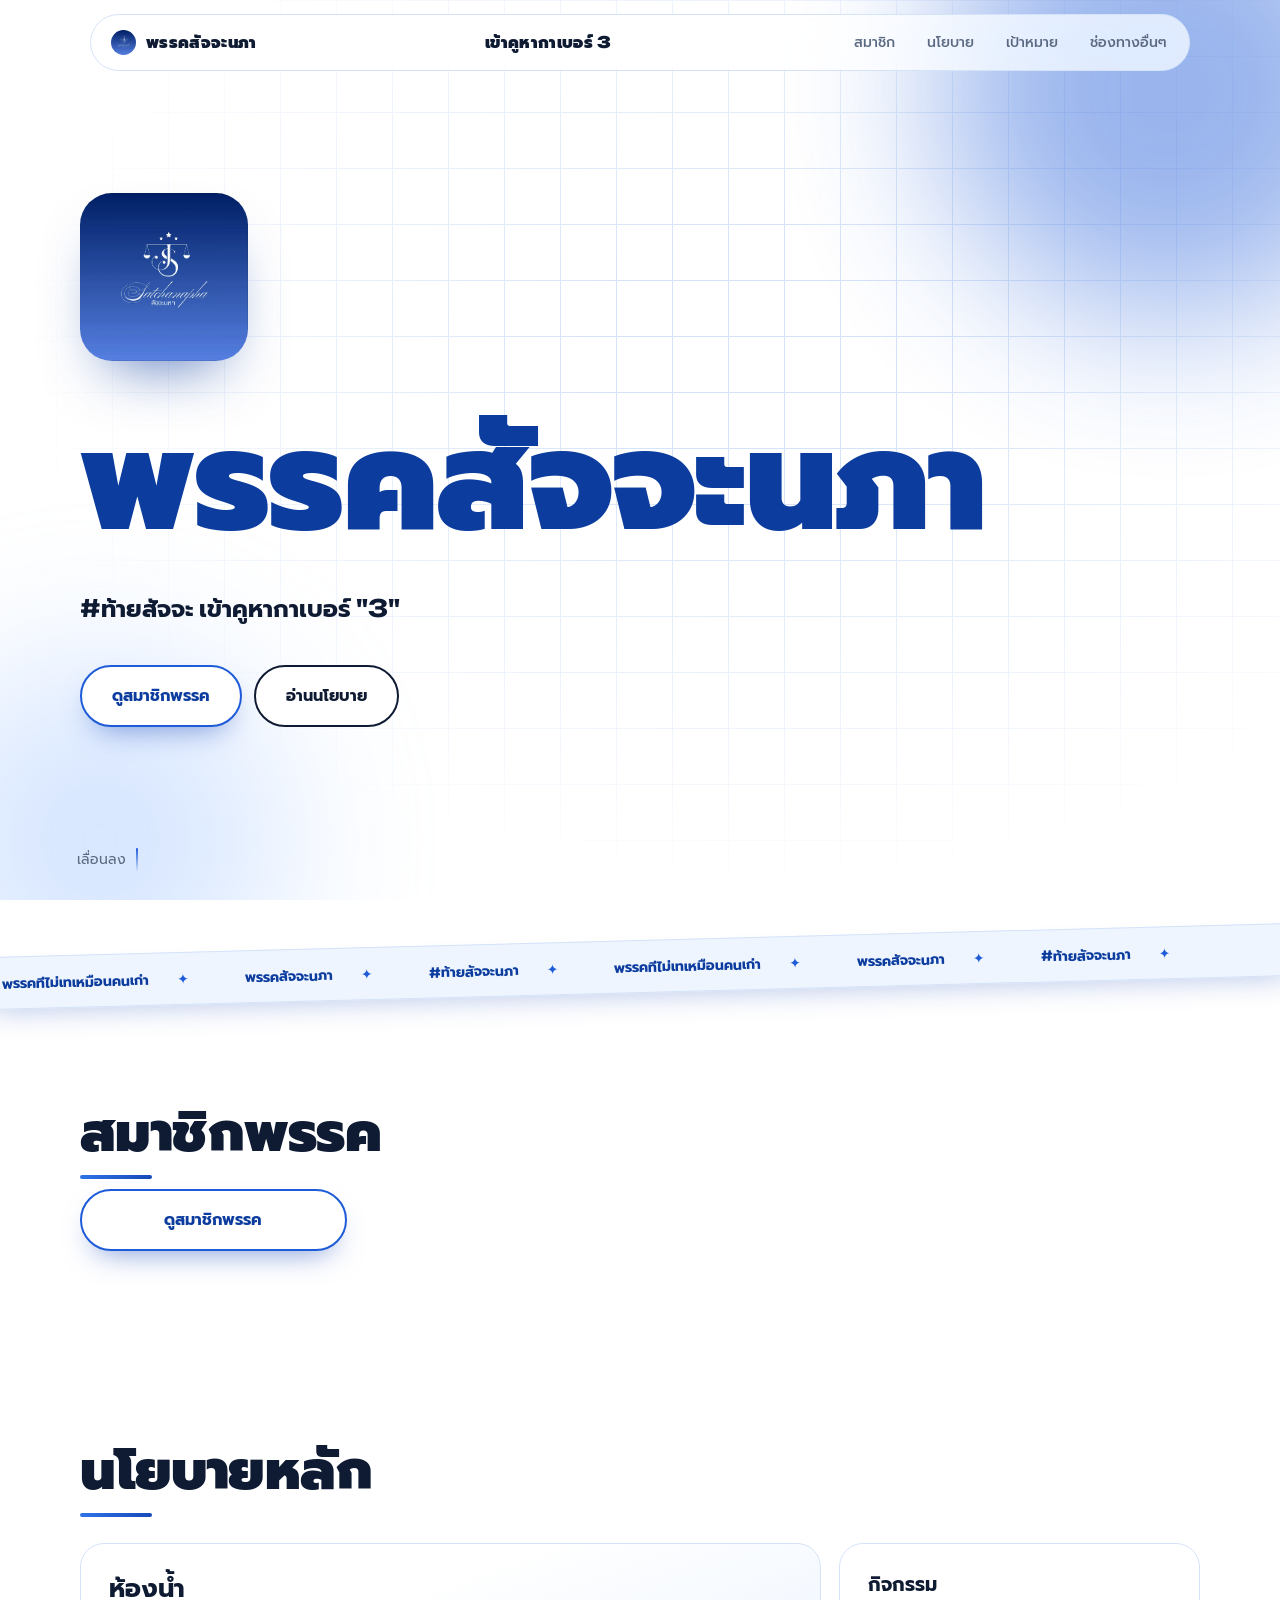
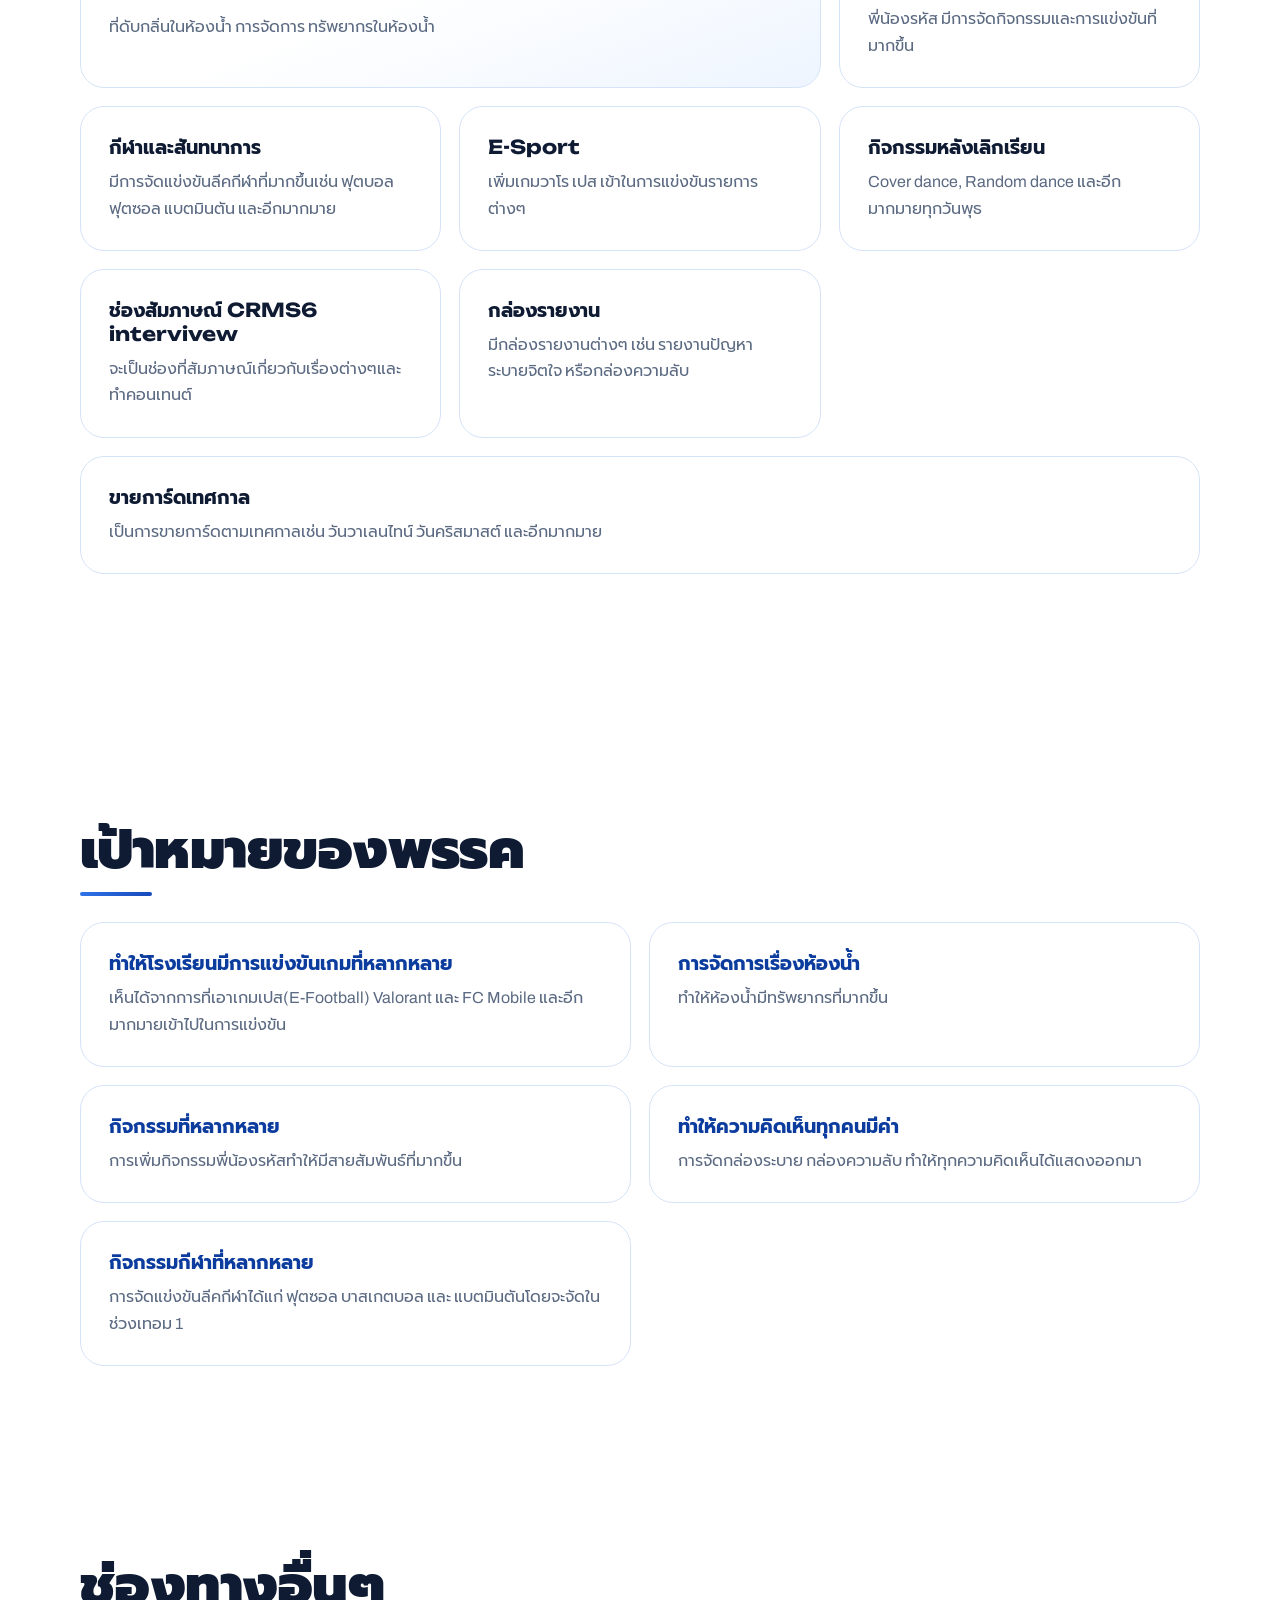
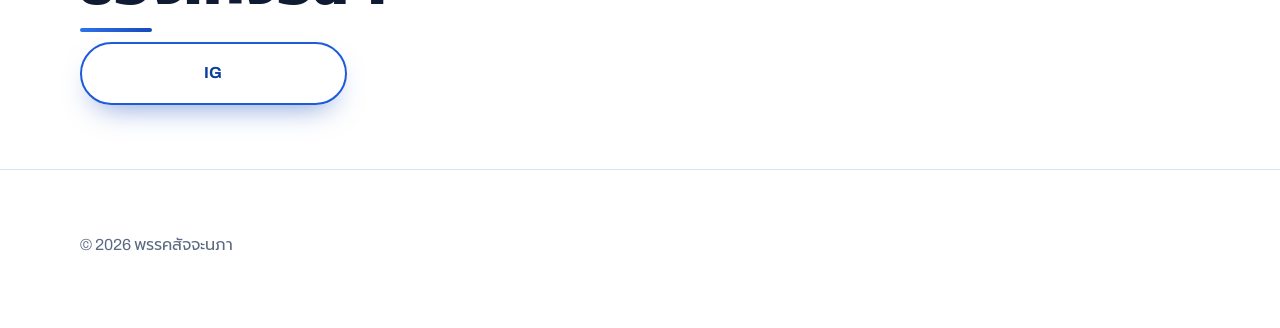
<file: index.html>
<!DOCTYPE html>
<html lang="th">

<head>
  <meta charset="UTF-8">
  <meta name="viewport" content="width=device-width, initial-scale=1.0">
  <meta name="theme-color" content="#1E5BD8">
  <meta name="description" content="พรรคสัจจะนภา ชื่อพรรค เป้าหมาย นโยบาย สมาชิก และตำแหน่งสมาชิก">
  <title>พรรคสัจจะนภา</title>
  <link rel="icon" href="Satchanapha.png" type="image/png">
  <link rel="preconnect" href="https://fonts.googleapis.com">
  <link rel="preconnect" href="https://fonts.gstatic.com" crossorigin>
  <link
    href="https://fonts.googleapis.com/css2?family=Archivo:wght@400;500;600;700&family=Prompt:wght@400;500;600;700;800&family=Unbounded:wght@500;700;900&display=swap"
    rel="stylesheet">
  <link rel="stylesheet" href="style.css">
  <style>
    .brand-logo{width:25px;height:25px;flex-shrink:0;border-radius:30px;object-fit:cover;vertical-align:middle}
    .hero-logo{display:block;width:clamp(120px,20vw,168px);height:auto;border-radius:32px;margin:0 0 28px;box-shadow:0 30px 60px -28px rgba(11,60,158,.7)}
  </style>
  <script>document.documentElement.classList.add('js');</script>
</head>

<body>
  <div class="progress" aria-hidden="true"></div>

  <header class="topbar" id="topbar">
    <div class="wrap">
      <a class="brand" href="#top"><img class="brand-logo" src="Satchanapha.png" alt="" width="20" height="20">พรรคสัจจะนภา</a>
      <a class="brand">เข้าคูหากาเบอร์ 3</a>
      <button class="menu-btn" id="menuBtn" type="button" aria-label="เปิดเมนู" aria-expanded="false"
        aria-controls="navLinks">
        <span></span><span></span><span></span>
      </button>
      <nav>
        <ul class="nav-links" id="navLinks">
          <li><a href="#members">สมาชิก</a></li>
          <li><a href="#policies">นโยบาย</a></li>
          <li><a href="#goals">เป้าหมาย</a></li>
          <li><a href="#contact">ช่องทางอื่นๆ</a></li>
        </ul>
      </nav>
    </div>
  </header>

  <header class="hero" id="top">
    <div class="blob b1" aria-hidden="true"></div>
    <div class="blob b2" aria-hidden="true"></div>
    <p class="scroll-hint">เลื่อนลง</p>
    <div class="wrap">
      <img class="hero-logo" src="Satchanapha.png" alt="โลโก้พรรคสัจจะนภา" width="168" height="168">
      <h1>พรรคสัจจะนภา</h1>
      <p class="hero-slogan">#ท้ายสัจจะ เข้าคูหากาเบอร์ "3"</p>
      <div class="cta">
        <a class="btn" href="#members">ดูสมาชิกพรรค</a>
        <a class="btn btn-line" href="#policies">อ่านนโยบาย</a>
      </div>
    </div>
  </header>

  <div class="ticker" aria-hidden="true">
    <div class="ticker-run">
      <div class="ticker-group"><span>พรรคทีไม่เทเหมือนคนเก่า</span><span>พรรคสัจจะนภา</span><span>#ท้ายสัจจะนภา</span>
      </div>
      <div class="ticker-group"><span>พรรคทีไม่เทเหมือนคนเก่า</span><span>พรรคสัจจะนภา</span><span>#ท้ายสัจจะนภา</span>
      </div>
    </div>
  </div>

  <main>

    <section id="members">
      <div class="wrap">
        <h2>สมาชิกพรรค</h2>
        <div class="member-grid">
          <a class="btn" href="member.html">ดูสมาชิกพรรค</a>
        </div>
      </div>
    </section>

    <section id="policies">
      <div class="wrap">
        <h2>นโยบายหลัก</h2>
        <div class="policy-grid">
          <article class="policy">
            <h3>ห้องน้ำ</h3>
            <p>ที่ดับกลิ่นในห้องน้ำ การจัดการ ทรัพยากรในห้องน้ำ</p>
          </article>
          <article class="policy">
            <h3>กิจกรรม</h3>
            <p>พี่น้องรหัส มีการจัดกิจกรรมและการแข่งขันที่มากขึ้น</p>
          </article>
          <article class="policy">
            <h3>กีฬาและสันทนาการ</h3>
            <p>มีการจัดแข่งขันลีคกีฬาที่มากขึ้นเช่น  ฟุตบอล ฟุตซอล แบตมินตัน และอีกมากมาย</p>
          </article>
          <article class="policy">
            <h3>E-Sport</h3>
            <p>เพิ่มเกมวาโร เปส เข้าในการแข่งขันรายการต่างๆ</p>
          </article>
          <article class="policy">
            <h3>กิจกรรมหลังเลิกเรียน</h3>
            <p>Cover dance, Random dance และอีกมากมายทุกวันพุธ</p>
          </article>
          <article class="policy">
            <h3>ช่องสัมภาษณ์ CRMS6 intervivew</h3>
            <p>จะเป็นช่องที่สัมภาษณ์เกี่ยวกับเรื่องต่างๆและทำคอนเทนต์</p>
          </article>
          <article class="policy">
            <h3>กล่องรายงาน</h3>
            <p>มีกล่องรายงานต่างๆ เช่น รายงานปัญหา ระบายจิตใจ หรือกล่องความลับ</p>
          </article>
          <article class="policy">
            <h3>ขายการ์ดเทศกาล</h3>
            <p>เป็นการขายการ์ดตามเทศกาลเช่น วันวาเลนไทน์ วันคริสมาสต์ และอีกมากมาย</p>
          </article>
        </div>
      </div>
    </section>

    <section id="goals">
      <div class="wrap">
        <h2>เป้าหมายของพรรค</h2>
        <ul class="goals">
          <li>
            <h3>ทำให้โรงเรียนมีการแข่งขันเกมที่หลากหลาย</h3>
            <p>เห็นได้จากการที่เอาเกมเปส(E-Football) Valorant และ FC Mobile และอีกมากมายเข้าไปในการแข่งขัน</p>
          </li>
          <li>
            <h3>การจัดการเรื่องห้องน้ำ</h3>
            <p>ทำให้ห้องน้ำมีทรัพยากรที่มากขึ้น</p>
          </li>
          <li>
            <h3>กิจกรรมที่หลากหลาย</h3>
            <p>การเพิ่มกิจกรรมพี่น้องรหัสทำให้มีสายสัมพันธ์ที่มากขึ้น</p>
          </li>
          <li>
            <h3>ทำให้ความคิดเห็นทุกคนมีค่า</h3>
            <p>การจัดกล่องระบาย กล่องความลับ ทำให้ทุกความคิดเห็นได้แสดงออกมา</p>
          </li>
          <li>
            <h3>กิจกรรมกีฬาที่หลากหลาย</h3>
            <p>การจัดแข่งขันลีคกีฬาได้แก่ ฟุตซอล บาสเกตบอล และ แบตมินตันโดยจะจัดในช่วงเทอม 1</p>
          </li>
        </ul>
      </div>
    </section>

    <section id="contact">
      <div class="wrap">
        <h2>ช่องทางอื่นๆ</h2>
        <div class="member-grid">
          <a class="btn" href="https://www.instagram.com/satcha_napha/?hl=en">IG</a>
        </div>
      </div>
    </section>

  </main>

  <footer>
    <div class="wrap">
      <p>© <span id="year"></span> พรรคสัจจะนภา</p>
    </div>
  </footer>

  <script src="app.js?v=3"></script>
</body>

</html>
</file>
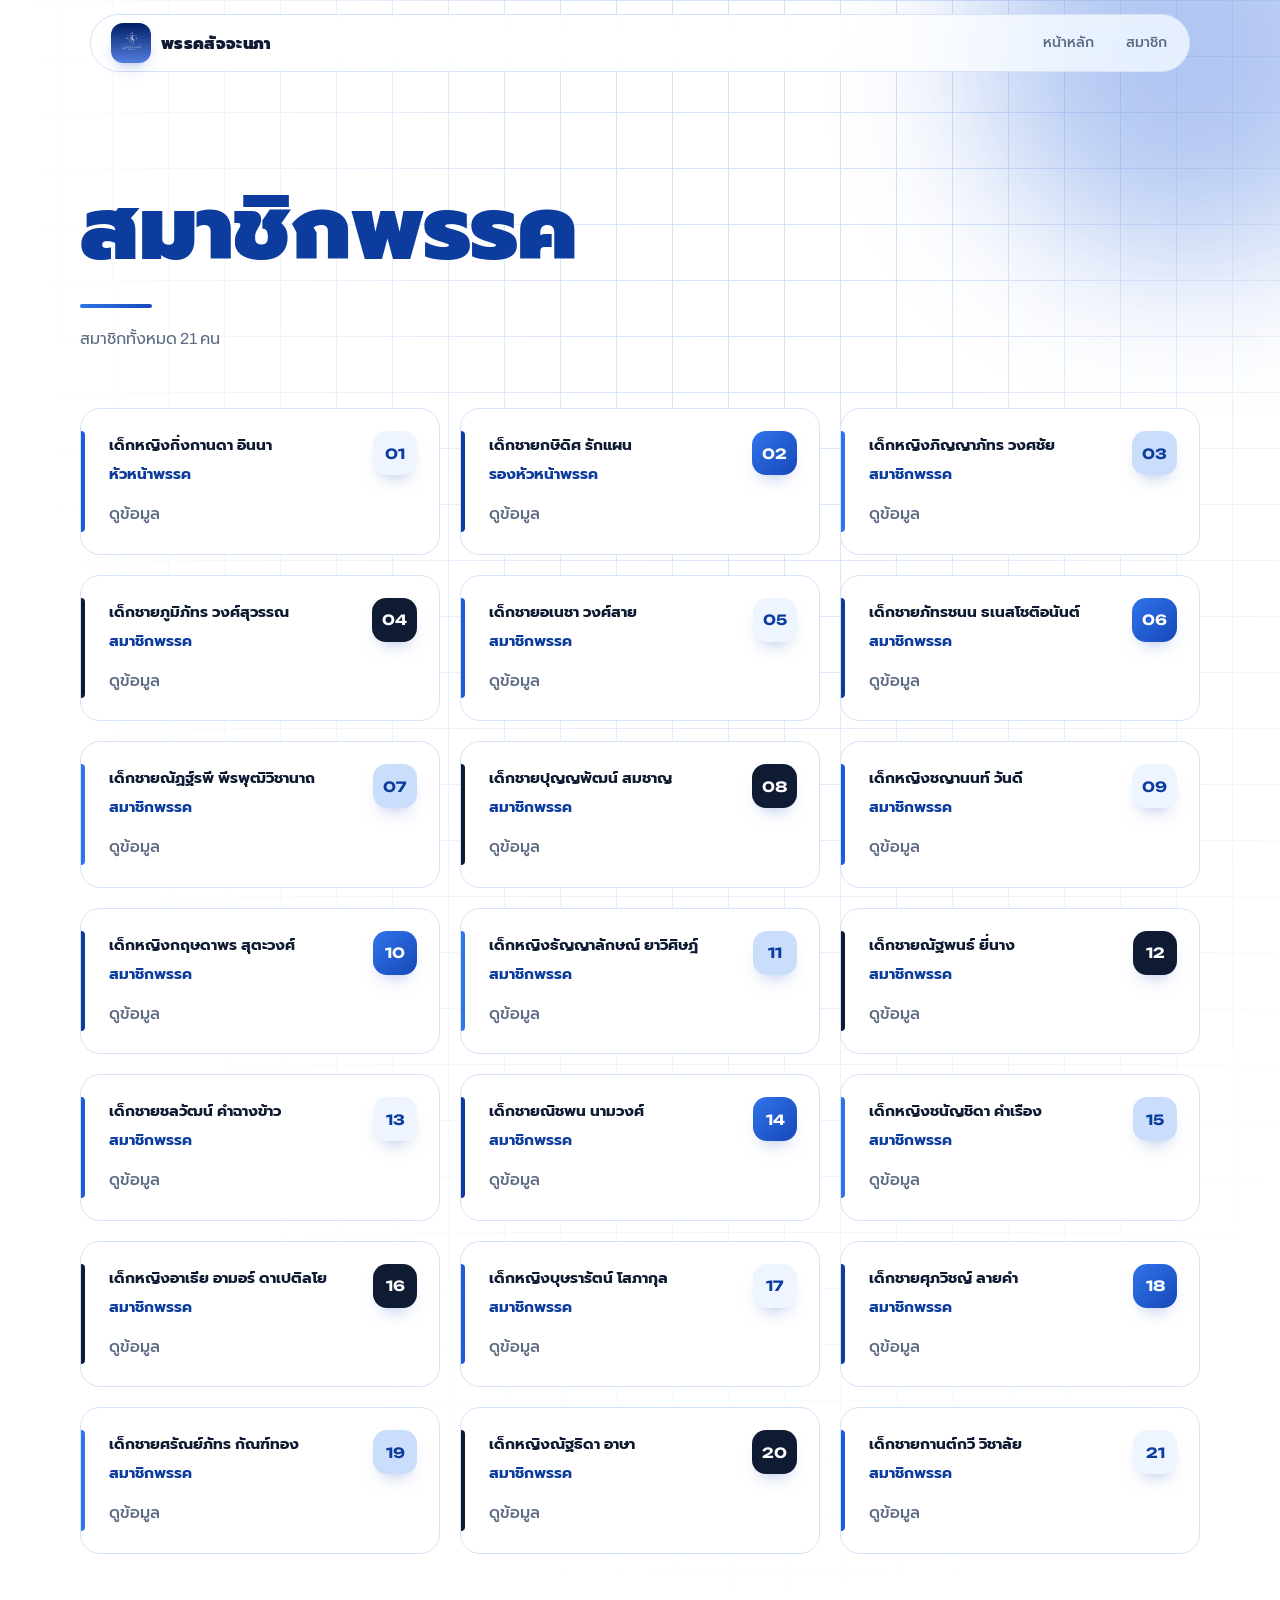
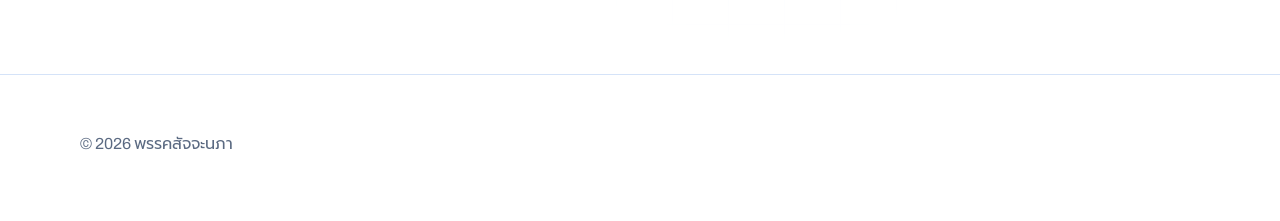
<file: member.html>
<!DOCTYPE html>
<html lang="th">
<head>
<meta charset="UTF-8">
<meta name="viewport" content="width=device-width, initial-scale=1.0">
  <meta name="theme-color" content="#1E5BD8">
<meta name="description" content="สมาชิกพรรคสัจจะนภา">
<title>สมาชิกพรรค | พรรคสัจจะนภา</title>
<link rel="icon" href="Satchanapha.png" type="image/png">
<link rel="preconnect" href="https://fonts.googleapis.com">
<link rel="preconnect" href="https://fonts.gstatic.com" crossorigin>
<link href="https://fonts.googleapis.com/css2?family=Archivo:wght@400;500;600;700&family=Prompt:wght@400;500;600;700;800&family=Unbounded:wght@500;700;900&display=swap" rel="stylesheet">
<script>document.documentElement.classList.add('js');</script>
<style>
  :root{
    color-scheme:light;
    --blue:#1E5BD8;--blue-deep:#0B3C9E;
    --grad:linear-gradient(135deg,#2F74EA 0%,#1748B8 100%);
    --ink:#0F1B33;--muted:#5B6A82;--line:#D5E3F8;--tint:#EEF5FF;
    --radius:24px;--ease:cubic-bezier(.2,.7,.2,1);
    --display:"Unbounded","Prompt",system-ui,sans-serif;
    --body:"Archivo","Prompt",system-ui,sans-serif;
  }
  *,*::before,*::after{box-sizing:border-box;margin:0;padding:0}
  html{scroll-behavior:smooth;scroll-padding-top:96px}
  body{font-family:var(--body);background:#fff;color:var(--ink);line-height:1.65;overflow-x:hidden;-webkit-font-smoothing:antialiased}
  ul,ol{list-style:none}
  a{color:inherit;text-decoration:none}
  button{font:inherit;color:inherit;cursor:pointer;border:0;background:none}
  :focus-visible{outline:3px solid var(--blue);outline-offset:3px;border-radius:6px}
  ::selection{background:var(--blue);color:#fff}
  [hidden]{display:none !important}
  h1,h2,h3{font-family:var(--display);line-height:1.25}
  p{margin:0}
  .wrap{width:min(1120px,90%);margin-inline:auto}

  /* ---------- scroll progress ---------- */
  .progress{position:fixed;top:0;left:0;right:0;height:4px;background:var(--grad);transform:scaleX(0);transform-origin:0 50%;z-index:100}

  /* ---------- floating pill navbar ---------- */
  .topbar{position:fixed;top:14px;left:50%;transform:translateX(-50%);width:min(94%,1100px);padding:8px 8px 8px 20px;border-radius:999px;background:rgba(255,255,255,.72);-webkit-backdrop-filter:blur(16px) saturate(170%);backdrop-filter:blur(16px) saturate(170%);border:1px solid var(--line);z-index:50;transition:background .3s,box-shadow .3s}
  .topbar.scrolled{background:rgba(255,255,255,.94);box-shadow:0 12px 40px -18px rgba(15,27,51,.25)}
  .topbar .wrap{width:100%;display:flex;align-items:center;justify-content:space-between;gap:12px}
  .brand{display:flex;align-items:center;gap:10px;font-family:var(--display);font-weight:900;letter-spacing:.02em}
  .brand-logo{width:40px;height:40px;flex-shrink:0;border-radius:12px;object-fit:cover;box-shadow:0 8px 18px -10px rgba(23,72,184,.7)}
  .nav-links{display:flex;gap:4px}
  .nav-links a{display:block;padding:8px 14px;border-radius:999px;font-size:14px;font-weight:500;color:var(--muted);transition:background .25s,color .25s}
  .nav-links a:hover{background:var(--tint);color:var(--blue-deep)}

  /* three-line button: turns into an X when open */
  .menu-btn{display:none;position:relative;width:44px;height:44px;margin-left:auto;border-radius:50%;background:var(--tint);transition:transform .2s var(--ease)}
  .menu-btn:active{transform:scale(.9)}
  .menu-btn span{position:absolute;left:13px;right:13px;height:2px;border-radius:2px;background:var(--ink);transition:transform .3s var(--ease),opacity .2s,top .3s var(--ease)}
  .menu-btn span:nth-child(1){top:15px}
  .menu-btn span:nth-child(2){top:21px}
  .menu-btn span:nth-child(3){top:27px}
  .menu-btn.is-open span:nth-child(1){top:21px;transform:rotate(45deg)}
  .menu-btn.is-open span:nth-child(2){opacity:0}
  .menu-btn.is-open span:nth-child(3){top:21px;transform:rotate(-45deg)}

  /* ---------- page background ---------- */
  .page{position:relative;isolation:isolate;overflow:hidden;padding:170px 0 120px;background:#fff}
  .page::before{content:"";position:absolute;inset:0;z-index:-1;background-image:linear-gradient(var(--line) 1px,transparent 1px),linear-gradient(90deg,var(--line) 1px,transparent 1px);background-size:56px 56px;-webkit-mask-image:radial-gradient(ellipse at 60% 0%,#000 15%,transparent 70%);mask-image:radial-gradient(ellipse at 60% 0%,#000 15%,transparent 70%)}
  .blob{position:absolute;border-radius:50%;filter:blur(80px);opacity:.35;z-index:-1;pointer-events:none;animation:float 14s ease-in-out infinite}
  .b1{width:420px;height:420px;background:var(--blue);top:-160px;right:-120px}
  @keyframes float{0%,100%{transform:translate(0,0) scale(1)}50%{transform:translate(30px,-40px) scale(1.08)}}

  /* ---------- list header ---------- */
  .page-title{font-size:clamp(2.6rem,8vw,5.6rem);font-weight:900;letter-spacing:-.01em;color:var(--blue-deep)}
  .title-line{display:block;width:72px;height:4px;margin-top:22px;border-radius:4px;background:var(--grad);transform-origin:left}
  .page-sub{margin-top:18px;color:var(--muted)}

  /* ---------- buttons ---------- */
  .btn{display:inline-flex;align-items:center;justify-content:center;gap:8px;padding:16px 30px;border:2px solid var(--blue);border-radius:999px;background:#fff;color:var(--blue-deep);font-weight:700;font-size:16px;box-shadow:0 14px 30px -14px rgba(23,72,184,.6);transition:transform .25s var(--ease),background .25s,box-shadow .25s}
  .btn:hover{transform:translateY(-3px);background:var(--tint);box-shadow:0 20px 40px -14px rgba(23,72,184,.7)}
  .btn:active{transform:scale(.98)}
  .btn-line{border-color:var(--ink);color:var(--ink);box-shadow:none}
  .btn-line:hover{background:var(--tint);box-shadow:none}

  /* ---------- cards ---------- */
  .card{position:relative;overflow:hidden;border:1px solid var(--line);border-radius:20px;background:#fff;transition:transform .4s var(--ease),box-shadow .4s,border-color .4s}
  .card:hover{transform:translateY(-6px);border-color:rgba(30,91,216,.4);box-shadow:0 26px 50px -28px rgba(23,72,184,.55)}
  .card>*{position:relative;z-index:1}
  .card::after{content:"";position:absolute;inset:0;z-index:0;border-radius:inherit;pointer-events:none;opacity:0;transition:opacity .4s;background:radial-gradient(280px circle at var(--mx,50%) var(--my,50%),rgba(30,91,216,.1),transparent 70%)}
  .card:hover::after{opacity:1}

  /* member list cards */
  .member-grid{display:grid;grid-template-columns:repeat(3,1fr);gap:20px;margin-top:56px}
  .member-card{padding:26px 28px}
  .member-card::before{content:"";position:absolute;left:0;top:22px;bottom:22px;width:4px;border-radius:0 4px 4px 0;background:var(--accent)}
  .member-card h3{font-size:.95rem;font-weight:700;margin-bottom:8px;padding-right:60px}
  .member-card .role{color:var(--blue-deep);font-weight:700;font-size:.95rem}
  .member-link{display:inline-block;margin-top:14px;color:var(--muted);font-weight:500;transition:color .25s}
  .member-link:hover{color:var(--blue-deep);text-decoration:underline;text-underline-offset:4px}

  /* number badge, colored by tone */
  .member-num{position:absolute;top:22px;right:22px;display:grid;place-items:center;min-width:44px;height:44px;padding:0 10px;border-radius:14px;background:var(--badge-bg);color:var(--badge-ink);font-family:var(--display);font-size:14px;font-weight:700;box-shadow:0 10px 20px -12px rgba(23,72,184,.6)}

  /* four tones, repeated down the list: 1, 2, 3, 4, 1, 2, ... */
  .tone-0{--accent:#1E5BD8;--badge-bg:var(--tint);--badge-ink:var(--blue-deep)}
  .tone-1{--accent:#0B3C9E;--badge-bg:var(--grad);--badge-ink:#fff}
  .tone-2{--accent:#2F74EA;--badge-bg:#CADDFB;--badge-ink:var(--blue-deep)}
  .tone-3{--accent:#0F1B33;--badge-bg:var(--ink);--badge-ink:#fff}

  /* ---------- detail view ---------- */
  .detail-head{display:flex;align-items:center;gap:36px;flex-wrap:wrap}
  .detail-head>div{flex:1 1 320px;min-width:0}
  .avatar-xl{display:grid;place-items:center;flex-shrink:0;width:160px;height:160px;border-radius:44px;background:var(--grad);color:#fff;font-family:var(--display);font-size:56px;font-weight:900;box-shadow:0 30px 60px -24px rgba(23,72,184,.7)}
  .detail-name{font-size:clamp(2rem,5vw,3.2rem);font-weight:900;letter-spacing:-.01em;color:var(--ink)}
  .role-pill{display:inline-block;margin-top:16px;padding:6px 16px;border-radius:999px;background:var(--tint);color:var(--blue-deep);font-weight:700;font-size:.95rem}
  .actions{display:flex;flex-wrap:wrap;gap:12px;margin-top:28px}
  .crumbs{display:flex;flex-wrap:wrap;align-items:center;gap:8px;margin-bottom:32px;font-size:14px;color:var(--muted)}
  .crumbs a{transition:color .25s}
  .crumbs a:hover{color:var(--blue-deep)}

  .info-grid{display:grid;grid-template-columns:repeat(2,1fr);gap:18px;margin-top:56px}
  .info{padding:24px}
  .info dt{margin-bottom:6px;font-size:.85rem;color:var(--muted)}
  .info dd{font-size:1.05rem;font-weight:700;word-break:break-word}

  .bio{max-width:760px;margin-top:48px;color:var(--muted);font-size:1.05rem}

  .contact{display:flex;flex-wrap:wrap;align-items:center;justify-content:space-between;gap:20px;max-width:760px;margin-top:48px;padding:32px}
  .contact-label{font-size:.85rem;color:var(--muted)}
  .contact-value{font-family:var(--display);font-size:1.1rem;font-weight:700;word-break:break-all}
  .contact-actions{display:flex;flex-wrap:wrap;gap:12px}
  .copy-msg{width:100%;min-height:1.4em;font-size:.95rem;font-weight:600;color:var(--blue-deep)}

  /* ---------- back to top ---------- */
  .to-top{position:fixed;right:20px;bottom:20px;z-index:40;display:grid;place-items:center;width:52px;height:52px;border-radius:50%;background:var(--grad);color:#fff;font-size:22px;font-weight:700;box-shadow:0 18px 36px -14px rgba(23,72,184,.7);opacity:0;transform:translateY(16px);pointer-events:none;transition:opacity .3s,transform .3s var(--ease)}
  .to-top.show{opacity:1;transform:none;pointer-events:auto}

  /* ---------- footer ---------- */
  footer{border-top:1px solid var(--line);padding:56px 0 64px}
  footer p{color:var(--muted)}

  /* ---------- motion ---------- */
  @keyframes heroRise{from{opacity:0;translate:0 28px;filter:blur(6px)}to{opacity:1;translate:0 0;filter:blur(0)}}
  @keyframes grow{from{transform:scaleX(0)}to{transform:scaleX(1)}}
  .js .page-title{animation:heroRise 1s var(--ease) both}
  .js .title-line{animation:grow .9s var(--ease) .3s both}
  .js .page-sub{animation:heroRise 1s var(--ease) .15s both}
  .js .detail-head,.js .crumbs{animation:heroRise 1s var(--ease) both}
  .js .reveal{opacity:0;translate:0 32px}
  .js .reveal.in{opacity:1;translate:0 0;transition:opacity .9s var(--ease) var(--d,0s),translate .9s var(--ease) var(--d,0s),transform .4s var(--ease),box-shadow .4s,border-color .4s}

  /* ---------- responsive ---------- */
  @media (max-width:1040px){
    .member-grid,.info-grid{grid-template-columns:repeat(2,1fr)}
  }
  @media (max-width:760px){
    .topbar{top:10px}
    .menu-btn{display:block}
    .nav-links{display:flex;flex-direction:column;gap:2px;position:absolute;top:calc(100% + 10px);left:0;right:0;padding:12px;background:#fff;border:1px solid var(--line);border-radius:24px;box-shadow:0 24px 50px -20px rgba(30,91,216,.35);opacity:0;visibility:hidden;pointer-events:none;transform:translateY(-12px) scale(.98);transform-origin:top right;transition:opacity .35s var(--ease),transform .35s var(--ease),visibility .35s}
    .nav-links.open{opacity:1;visibility:visible;pointer-events:auto;transform:none}
    .nav-links a{padding:14px 16px;opacity:0;transform:translateX(-10px);transition:opacity .3s,transform .3s,background .25s,color .25s}
    .nav-links.open a{opacity:1;transform:none}
    .nav-links.open li:nth-child(1) a{transition-delay:.06s}
    .nav-links.open li:nth-child(2) a{transition-delay:.12s}
    .page{padding-top:130px}
    .info-grid{grid-template-columns:1fr}
    .avatar-xl{width:124px;height:124px;font-size:44px;border-radius:36px}
    .contact{padding:26px}
  }
  @media (max-width:480px){
    .member-grid{grid-template-columns:1fr}
  }

  /* ---------- reduced motion ---------- */
  @media (prefers-reduced-motion:reduce){
    html{scroll-behavior:auto}
    *,*::before,*::after{animation:none !important;transition:none !important}
    .js .reveal{opacity:1;translate:none}
  }
</style>
</head>
<body>
<div class="progress" aria-hidden="true"></div>

<header class="topbar" id="topbar">
  <div class="wrap">
    <a class="brand" href="index.html"><img class="brand-logo" src="Satchanapha.png" alt="" width="40" height="40">พรรคสัจจะนภา</a>
    <button class="menu-btn" id="menuBtn" type="button" aria-label="เปิดเมนู" aria-expanded="false" aria-controls="navLinks">
      <span></span><span></span><span></span>
    </button>
    <nav>
      <ul class="nav-links" id="navLinks">
        <li><a href="index.html">หน้าหลัก</a></li>
        <li><a href="#members">สมาชิก</a></li>
      </ul>
    </nav>
  </div>
</header>

<main>
  <!-- list of all members -->
  <div class="page" id="listView">
    <div class="blob b1" aria-hidden="true"></div>
    <div class="wrap">
      <h1 class="page-title">สมาชิกพรรค</h1>
      <span class="title-line" aria-hidden="true"></span>
      <p class="page-sub">สมาชิกทั้งหมด <span id="count"></span> คน</p>
      <div class="member-grid" id="memberGrid"></div>
    </div>
  </div>

  <!-- one member's details (shown when ดูข้อมูล is clicked) -->
  <div class="page" id="detailView" hidden>
    <div class="blob b1" aria-hidden="true"></div>
    <div class="wrap" id="detail"></div>
  </div>
</main>

<footer>
  <div class="wrap">
    <p>© <span id="year"></span> พรรคสัจจะนภา</p>
  </div>
</footer>

<button class="to-top" id="toTop" type="button" aria-label="กลับขึ้นด้านบน">↑</button>

<script>
(() => {
  'use strict';
  const $ = (s, r = document) => r.querySelector(s);
  const $$ = (s, r = document) => [...r.querySelectorAll(s)];
  const reduceMotion = matchMedia('(prefers-reduced-motion: reduce)').matches;
  const LIST_TITLE = 'สมาชิกพรรค | พรรคสัจจะนภา';

  /* ============ MEMBER DATA: edit here ============
     Each { ... } is one member. Change any field.
     Any field you leave out uses the default below.
     education = ชั้น / ห้องเรียน (shown on the detail page) */
  const defaults = {
    nick: 'ใส่ชื่อเล่น',
    joined: '00 / 00 / 0000',
    education: 'ใส่ชั้น / ห้องเรียน'
  };

  const members = [
    {
      name: 'เด็กหญิงกิ่งกานดา อินนา',
      role: 'หัวหน้าพรรค',
      nick: 'กาน',
      education: 'มัธยมศึกษาปีที่ 2.7',
    },
    {
      name: 'เด็กชายกษิดิศ รักแผน',
      role: 'รองหัวหน้าพรรค',
      nick: 'ชีต้าร์',
      education: 'มัธยมศึกษาปีที่ 2.16',
    },
    {
      name: 'เด็กหญิงภิญญาภัทร วงศชัย',
      role: 'สมาชิกพรรค',
      nick: 'พลอยใส',
      education: 'มัธยมศึกษาปีที่ 2.15',
    },
    {
      name: 'เด็กชายภูมิภัทร วงศ์สุวรรณ',
      role: 'สมาชิกพรรค',
      nick: 'ภูริ',
      education: 'มัธยมศึกษาปีที่ 2.13',
    },
    {
      name: 'เด็กชายอเนชา วงศ์สาย',
      role: 'สมาชิกพรรค',
      nick: 'ออกัส',
      education: 'มัธยมศึกษาปีที่ 2.13',
    },
    {
      name: 'เด็กชายภัทรชนน ธเนสโชติอนันต์',
      role: 'สมาชิกพรรค',
      nick: 'เก้า',
      education: 'มัธยมศึกษาปีที่ 2.13',
    },
    {
      name: 'เด็กชายณัฏฐ์รพี  พีรพุฒิวิชานาถ',
      role: 'สมาชิกพรรค',
      nick: 'เฟสคุง',
      education: 'มัธยมศึกษาปีที่ 2.13',
    },
    {
      name: 'เด็กชายปุญญพัฒน์ สมชาญ',
      role: 'สมาชิกพรรค',
      nick: 'ม่อน',
      education: 'มัธยมศึกษาปีที่ 2.13',
    },
    {
      name: 'เด็กหญิงชญานนท์ วันดี',
      role: 'สมาชิกพรรค',
      nick: 'น้ำหนาว',
      education: 'มัธยมศึกษาปีที่ 2.16',
    },
    {
      name: 'เด็กหญิงกฤษดาพร สุตะวงศ์',
      role: 'สมาชิกพรรค',
      nick: 'หนูดี',
      education: 'มัธยมศึกษาปีที่ 2.2',
    },
    {
      name: 'เด็กหญิงธัญญาลักษณ์ ยาวิศิษฎ์',
      role: 'สมาชิกพรรค',
      nick: 'เน',
      education: 'มัธยมศึกษาปีที่ 2.2',
    },
    {
      name: 'เด็กชายณัฐพนธ์ ยี่นาง',
      role: 'สมาชิกพรรค',
      nick: 'มิกซ์',
      education: 'มัธยมศึกษาปีที่ 2.2',
    },
    {
      name: 'เด็กชายชลวัฒน์ คำฉางข้าว',
      role: 'สมาชิกพรรค',
      nick: 'น้ำ',
      education: 'มัธยมศึกษาปีที่ 2.11',
    },
    {
      name: 'เด็กชายณิชพน นามวงศ์',
      role: 'สมาชิกพรรค',
      nick: 'เควิน',
      education: 'มัธยมศึกษาปีที่ 2.12',
    },
    {
      name: 'เด็กหญิงชนัญชิดา คำเรือง',
      role: 'สมาชิกพรรค',
      nick: 'ขวัญข้าว',
      education: 'มัธยมศึกษาปีที่ 2.10',
    },
    {
      name: 'เด็กหญิงอาเธีย อามอร์ ดาเปติลโย',
      role: 'สมาชิกพรรค',
      nick: 'อามอร์',
      education: 'มัธยมศึกษาปีที่ 2.4',
    },
    {
      name: 'เด็กหญิงบุษรารัตน์ โสภากุล',
      role: 'สมาชิกพรรค',
      nick: 'เวียงพิงค์',
      education: 'มัธยมศึกษาปีที่ 2.10',
    },
    {
      name: 'เด็กชายศุภวิชญ์ ลายคำ',
      role: 'สมาชิกพรรค',
      nick: 'เนม',
      education: 'มัธยมศึกษาปีที่ 2.13',
    },
    {
      name: 'เด็กชายศรัณย์ภัทร กัณฑ์ทอง',
      role: 'สมาชิกพรรค',
      nick: 'สแตมป์',
      education: 'มัธยมศึกษาปีที่ 2.15',
    },
    {
      name: 'เด็กหญิงณัฐธิดา อาษา',
      role: 'สมาชิกพรรค',
      nick: 'แพร',
      education: 'มัธยมศึกษาปีที่ 2.3',
    },
    {
      name: 'เด็กชายกานต์กวี วิชาลัย',
      role: 'สมาชิกพรรค',
      nick: 'กัฟฟี่',
      education: 'มัธยมศึกษาปีที่ 2.13',
    },
  ].map((m, i) => ({ ...defaults, ...m, id: i + 1 }));

  /* ---------- elements ---------- */
  const listView = $('#listView');
  const detailView = $('#detailView');
  const grid = $('#memberGrid');
  const detail = $('#detail');
  const topbar = $('#topbar');
  const menuBtn = $('#menuBtn');
  const navLinks = $('#navLinks');
  const toTop = $('#toTop');
  const progress = $('.progress');

  /* ---------- mobile menu ---------- */
  const isMenuOpen = () => navLinks.classList.contains('open');

  function setMenu(open) {
    navLinks.classList.toggle('open', open);
    menuBtn.classList.toggle('is-open', open);
    menuBtn.setAttribute('aria-expanded', String(open));
    menuBtn.setAttribute('aria-label', open ? 'ปิดเมนู' : 'เปิดเมนู');
  }

  menuBtn.addEventListener('click', () => setMenu(!isMenuOpen()));
  $$('a', navLinks).forEach(a => a.addEventListener('click', () => setMenu(false)));
  document.addEventListener('click', e => {
    if (isMenuOpen() && !topbar.contains(e.target)) setMenu(false);
  });
  document.addEventListener('keydown', e => { if (e.key === 'Escape') setMenu(false); });
  matchMedia('(min-width: 761px)').addEventListener('change', e => { if (e.matches) setMenu(false); });

  /* ---------- navbar shadow, progress bar, back to top ---------- */
  function onScroll() {
    topbar.classList.toggle('scrolled', scrollY > 40);
    toTop.classList.toggle('show', scrollY > 500);
    const max = document.documentElement.scrollHeight - innerHeight;
    progress.style.transform = `scaleX(${max > 0 ? scrollY / max : 0})`;
  }
  addEventListener('scroll', onScroll, { passive: true });
  addEventListener('resize', onScroll);
  toTop.addEventListener('click', () => scrollTo({ top: 0, behavior: 'smooth' }));
  onScroll();

  /* ---------- glow that follows the cursor (mouse only) ---------- */
  if (matchMedia('(hover: hover)').matches && !reduceMotion) {
    addEventListener('pointermove', e => {
      const card = e.target.closest?.('.card');
      if (!card) return;
      const r = card.getBoundingClientRect();
      card.style.setProperty('--mx', `${e.clientX - r.left}px`);
      card.style.setProperty('--my', `${e.clientY - r.top}px`);
    }, { passive: true });
  }

  /* ---------- reveal on scroll (siblings stagger) ---------- */
  function revealIn(root) {
    const els = $$('.reveal', root);
    if (reduceMotion || !('IntersectionObserver' in window)) {
      els.forEach(el => el.classList.add('in'));
      return;
    }
    const io = new IntersectionObserver((entries, obs) => {
      entries.forEach(en => {
        if (en.isIntersecting) {
          en.target.classList.add('in');
          obs.unobserve(en.target);
        }
      });
    }, { threshold: 0.12, rootMargin: '0px 0px -6% 0px' });
    els.forEach((el, i) => {
      el.style.setProperty('--d', `${(i % 3) * 0.1}s`);
      io.observe(el);
    });
  }

  /* ---------- HTML builders ---------- */
  function cardHTML(m) {
    const tone = `tone-${(m.id - 1) % 4}`;
    return `
      <article class="card member-card ${tone} reveal">
        <span class="member-num">${String(m.id).padStart(2, '0')}</span>
        <h3>${m.name}</h3>
        <p class="role">${m.role}</p>
        <a class="member-link" href="#member-${m.id}">ดูข้อมูล</a>
      </article>`;
  }

  function detailHTML(m) {
    const info = [
      ['ชื่อเล่น', m.nick],
      ['ชั้น / ห้องเรียน', m.education],
    ];
    return `
      <nav class="crumbs" aria-label="เส้นทาง">
        <a href="#members">สมาชิกพรรค</a>
        <span aria-hidden="true">/</span>
        <span>${m.name}</span>
      </nav>

      <div class="detail-head">
        <span class="avatar-xl" aria-hidden="true">${String(m.id).padStart(2, '0')}</span>
        <div>
          <h1 class="detail-name">${m.name}</h1>
          <span class="role-pill">${m.role}</span>
          <div class="actions">
            <a class="btn btn-line" href="#members">← กลับไปหน้าสมาชิก</a>
          </div>
        </div>
      </div>

      <dl class="info-grid">
        ${info.map(([label, value]) => `
        <div class="card info reveal"><dt>${label}</dt><dd>${value}</dd></div>`).join('')}
      </dl>`;
  }

  /* ---------- views ---------- */
  function showList() {
    detailView.hidden = true;
    listView.hidden = false;
    document.title = LIST_TITLE;
  }

  function showDetail(m) {
    listView.hidden = true;
    detailView.hidden = false;
    detail.innerHTML = detailHTML(m);
    document.title = `${m.name} | พรรคสัจจะนภา`;
    revealIn(detail);
  }

  /* #member-1, #member-2, ... show details; anything else shows the list */
  function route() {
    const match = location.hash.match(/^#member-(\d+)$/);
    const m = match ? members.find(x => x.id === Number(match[1])) : null;
    if (m) showDetail(m); else showList();
    scrollTo(0, 0);
  }

  /* ---------- build the list ---------- */
  grid.innerHTML = members.map(cardHTML).join('');
  $('#count').textContent = members.length;
  revealIn(grid);

  addEventListener('hashchange', route);
  route();

  /* ---------- footer year ---------- */
  $('#year').textContent = new Date().getFullYear();
})();
</script>
</body>
</html>
</file>
<file: style.css>
/* ===== พรรคสัจจะนภา: full stylesheet (blue and white, PTS-style motion) ===== */
:root{
  color-scheme:light;
  --blue:#1E5BD8;--blue-deep:#0B3C9E;
  --grad:linear-gradient(135deg,#2F74EA 0%,#1748B8 100%);
  --ink:#0F1B33;--muted:#5B6A82;--line:#D5E3F8;--tint:#EEF5FF;
  --radius:24px;--ease:cubic-bezier(.2,.7,.2,1);
  --display:"Unbounded","Prompt",system-ui,sans-serif;
  --body:"Archivo","Prompt",system-ui,sans-serif;
}
*,*::before,*::after{box-sizing:border-box;margin:0;padding:0}
html{scroll-behavior:smooth;scroll-padding-top:96px}
body{font-family:var(--body);background:#fff;color:var(--ink);line-height:1.65;overflow-x:hidden;-webkit-font-smoothing:antialiased}
ul,ol{list-style:none}
a{color:inherit;text-decoration:none}
button{font:inherit;color:inherit;cursor:pointer;border:0;background:none}
:focus-visible{outline:3px solid var(--blue);outline-offset:3px;border-radius:6px}
::selection{background:var(--blue);color:#fff}
h1,h2,h3{font-family:var(--display);line-height:1.25}
h2{font-size:clamp(2rem,4.6vw,3.4rem);font-weight:900;letter-spacing:-.01em;margin-bottom:40px;color:var(--ink)}
h3{font-size:1.2rem;font-weight:700;margin-bottom:10px}
p{margin:0}
.wrap{width:min(1120px,90%);margin-inline:auto}
section{padding:clamp(72px,10vw,120px) 0;scroll-margin-top:96px}

/* members and contact: tighter spacing above and below */
#members,#contact{padding:clamp(40px,6vw,64px) 0}
#members h2,#contact h2{margin-bottom:24px}

/* ---------- scroll progress bar ---------- */
.progress{position:fixed;top:0;left:0;right:0;height:4px;background:var(--grad);transform:scaleX(0);transform-origin:0 50%;z-index:100}

/* ---------- floating pill navbar ---------- */
.topbar{position:fixed;top:14px;left:50%;transform:translateX(-50%);width:min(94%,1100px);padding:8px 8px 8px 20px;border-radius:999px;background:rgba(255,255,255,.72);-webkit-backdrop-filter:blur(16px) saturate(170%);backdrop-filter:blur(16px) saturate(170%);border:1px solid var(--line);z-index:50;transition:background .3s,box-shadow .3s}
.topbar.scrolled{background:rgba(255,255,255,.94);box-shadow:0 12px 40px -18px rgba(15,27,51,.25)}
.topbar .wrap{width:100%;display:flex;align-items:center;justify-content:space-between;gap:12px}
.brand{display:flex;align-items:center;gap:10px;font-family:var(--display);font-weight:900;letter-spacing:.02em}
.logo{width:9px;height:9px;border-radius:50%;background:var(--blue);animation:pulse 2s infinite}
@keyframes pulse{0%,100%{box-shadow:0 0 0 4px rgba(30,91,216,.2)}50%{box-shadow:0 0 0 9px rgba(30,91,216,.04)}}
.nav-links{display:flex;gap:4px}
.nav-links a{display:block;padding:8px 14px;border-radius:999px;font-size:14px;font-weight:500;color:var(--muted);transition:background .25s,color .25s}
.nav-links a:hover,.nav-links a.active{background:var(--tint);color:var(--blue-deep)}

/* three-line button: turns into an X when open */
.menu-btn{display:none;position:relative;width:44px;height:44px;margin-left:auto;border-radius:50%;background:var(--tint);transition:transform .2s var(--ease)}
.menu-btn:active{transform:scale(.9)}
.menu-btn span{position:absolute;left:13px;right:13px;height:2px;border-radius:2px;background:var(--ink);transition:transform .3s var(--ease),opacity .2s,top .3s var(--ease)}
.menu-btn span:nth-child(1){top:15px}
.menu-btn span:nth-child(2){top:21px}
.menu-btn span:nth-child(3){top:27px}
.menu-btn.is-open span:nth-child(1){top:21px;transform:rotate(45deg)}
.menu-btn.is-open span:nth-child(2){opacity:0}
.menu-btn.is-open span:nth-child(3){top:21px;transform:rotate(-45deg)}

/* ---------- hero ---------- */
.hero{position:relative;min-height:100vh;min-height:100svh;display:flex;align-items:center;padding:150px 0 130px;overflow:hidden;isolation:isolate;background:#fff}
.hero::before{content:"";position:absolute;inset:0;z-index:-1;background-image:linear-gradient(var(--line) 1px,transparent 1px),linear-gradient(90deg,var(--line) 1px,transparent 1px);background-size:56px 56px;-webkit-mask-image:radial-gradient(ellipse at 60% 40%,#000 15%,transparent 70%);mask-image:radial-gradient(ellipse at 60% 40%,#000 15%,transparent 70%)}
.hero h1{font-size:clamp(3rem,11vw,9rem);font-weight:900;line-height:1.25;letter-spacing:-.01em;color:var(--blue-deep)}
.hero-slogan{margin-top:24px;font-family:var(--display);font-size:clamp(1.1rem,2.4vw,1.5rem);font-weight:700}
.hero-lead{max-width:36em;margin-top:14px;color:var(--muted);font-size:1.05rem}
.cta{display:flex;flex-wrap:wrap;gap:12px;margin-top:36px}
.blob{position:absolute;border-radius:50%;filter:blur(80px);opacity:.45;z-index:-1;pointer-events:none;animation:float 14s ease-in-out infinite}
.b1{width:460px;height:460px;background:var(--blue);top:-140px;right:-120px}
.b2{width:360px;height:360px;background:#A6C8FF;bottom:-120px;left:-80px;animation-delay:-6s}
@keyframes float{0%,100%{transform:translate(0,0) scale(1)}50%{transform:translate(30px,-40px) scale(1.08)}}
.scroll-hint{position:absolute;bottom:28px;left:6vw;display:flex;align-items:center;gap:10px;font-size:14px;color:var(--muted)}
.scroll-hint::after{content:"";width:2px;height:24px;border-radius:2px;background:linear-gradient(var(--blue),transparent);animation:drop 1.6s var(--ease) infinite}
@keyframes drop{0%{transform:scaleY(0);transform-origin:top}60%{transform:scaleY(1);transform-origin:top}61%{transform-origin:bottom}100%{transform:scaleY(0);transform-origin:bottom}}

/* hero intro: title, slogan, text and buttons rise in one after another */
@keyframes heroRise{from{opacity:0;translate:0 28px;filter:blur(6px)}to{opacity:1;translate:0 0;filter:blur(0)}}
.js .hero .wrap>*{animation:heroRise 1s var(--ease) both}
.js .hero .wrap>:nth-child(2){animation-delay:.12s}
.js .hero .wrap>:nth-child(3){animation-delay:.24s}
.js .hero .wrap>:nth-child(4){animation-delay:.36s}

/* ---------- buttons ---------- */
.btn{display:inline-flex;align-items:center;justify-content:center;padding:16px 30px;border:2px solid var(--blue);border-radius:999px;background:#fff;color:var(--blue-deep);font-weight:700;font-size:16px;box-shadow:0 14px 30px -14px rgba(23,72,184,.6);transition:transform .25s var(--ease),background .25s,box-shadow .25s}
.btn:hover{transform:translateY(-3px);background:var(--tint);box-shadow:0 20px 40px -14px rgba(23,72,184,.7)}
.btn:active{transform:scale(.98)}
.btn-line{border-color:var(--ink);color:var(--ink);box-shadow:none}
.btn-line:hover{background:var(--tint);box-shadow:none}

/* ---------- ticker band ---------- */
.ticker{background:var(--tint);color:var(--blue-deep);overflow:hidden;white-space:nowrap;transform:rotate(-1.5deg);margin:40px -2vw;padding:14px 0;border-top:1px solid var(--line);border-bottom:1px solid var(--line);box-shadow:0 14px 30px -18px rgba(23,72,184,.5)}
.ticker-run{display:flex;width:max-content;animation:ticker 30s linear infinite}
.ticker-group{display:flex}
.ticker-group span{display:flex;align-items:center;padding:0 28px;font-family:var(--display);font-weight:700;font-size:14px}
.ticker-group span::after{content:"✦";margin-left:28px;color:var(--blue)}
@keyframes ticker{to{transform:translateX(-50%)}}

/* ---------- goals ---------- */
.goals{display:grid;grid-template-columns:repeat(2,1fr);gap:18px}
.goals li,.policy,.member,.join-form{border:1px solid var(--line);border-radius:var(--radius);background:#fff}
.goals li,.policy,.member{position:relative;overflow:hidden;transition:transform .4s var(--ease),box-shadow .4s,border-color .4s}
.goals li{padding:28px}
.goals h3{color:var(--blue-deep)}
.goals p,.policy p{color:var(--muted)}
.goals li:hover,.policy:hover,.member:hover{transform:translateY(-6px);border-color:rgba(30,91,216,.35);box-shadow:0 26px 50px -28px rgba(23,72,184,.55)}

/* ---------- policies: first tile is wide, last tile fills the final row ---------- */
.policy-grid{display:grid;grid-template-columns:repeat(3,1fr);gap:18px}
.policy{padding:28px}
.policy:first-child{grid-column:span 2;background:linear-gradient(160deg,#fff 40%,var(--tint))}
.policy:first-child h3{font-size:1.6rem}
.policy:last-child{grid-column:span 3}

/* ---------- members ---------- */
.member-grid{display:grid;grid-template-columns:repeat(4,1fr);gap:18px}
.member{display:flex;flex-direction:column;align-items:flex-start;padding:26px 24px}
.avatar{display:grid;place-items:center;width:64px;height:64px;margin-bottom:14px;border-radius:20px;background:var(--tint);color:var(--blue-deep);font-family:var(--display);font-size:20px;font-weight:900;box-shadow:0 12px 24px -12px rgba(23,72,184,.5)}
.member .role{color:var(--blue-deep);font-weight:700;font-size:.95rem}

/* ---------- glow that follows the cursor on cards ---------- */
.goals li>*,.policy>*,.member>*{position:relative;z-index:1}
.goals li::after,.policy::after,.member::after{content:"";position:absolute;inset:0;z-index:0;border-radius:inherit;pointer-events:none;opacity:0;transition:opacity .4s;background:radial-gradient(280px circle at var(--mx,50%) var(--my,50%),rgba(30,91,216,.1),transparent 70%)}
.goals li:hover::after,.policy:hover::after,.member:hover::after{opacity:1}

/* ---------- join form ---------- */
#join{background:var(--tint)}
.join-form{display:grid;gap:20px;max-width:680px;padding:36px}
.field label{display:block;margin-bottom:6px;font-weight:600;font-size:.95rem}
.field input:not([type="checkbox"]){width:100%;padding:13px 16px;font:inherit;font-size:1.05rem;color:var(--ink);background:#F9FBFF;border:1.5px solid var(--line);border-radius:16px;transition:border-color .2s,box-shadow .2s}
.field input:focus{outline:none;border-color:var(--blue);box-shadow:0 0 0 4px var(--tint)}
.field input.invalid{border-color:var(--blue)}
.err{display:block;min-height:1.3em;margin-top:4px;font-size:.85rem;color:var(--blue-deep)}
.check{display:flex;align-items:flex-start;gap:12px}
.check label{margin:0;font-weight:500}
.check input{margin-top:6px;width:18px;height:18px;accent-color:var(--blue)}
.join-form .btn{justify-self:start}
.form-msg{min-height:1.5em;font-weight:600}
.form-msg.error{color:var(--blue-deep)}
.form-msg.success{color:var(--ink)}

/* ---------- footer ---------- */
footer{background:#fff;border-top:1px solid var(--line);padding:56px 0 64px}
footer p{margin:6px 0;color:var(--muted)}

/* ---------- scroll animation: app.js adds .anim, then .in when visible ---------- */
.anim{opacity:.25;translate:0 32px}
.anim.in{animation:rise .9s var(--ease) var(--d,0s) both}
@keyframes rise{from{opacity:.25;translate:0 32px}to{opacity:1;translate:0 0}}

/* headings: a blue line draws under each one */
section h2{position:relative;width:fit-content;max-width:100%}
.js section h2::after{content:"";position:absolute;left:0;bottom:-14px;width:72px;height:4px;border-radius:4px;background:var(--grad);transform:scaleX(0);transform-origin:left;transition:transform .9s var(--ease) .25s}
.js section h2.in::after{transform:scaleX(1)}

/* ---------- responsive ---------- */
@media (max-width:1040px){
  .member-grid{grid-template-columns:repeat(2,1fr)}
}
@media (max-width:900px){
  .policy-grid{grid-template-columns:1fr 1fr}
  .policy:last-child{grid-column:span 2}
  .goals{grid-template-columns:1fr}
}
@media (max-width:760px){
  .topbar{top:10px}
  .menu-btn{display:block}
  .nav-links{display:flex;flex-direction:column;gap:2px;position:absolute;top:calc(100% + 10px);left:0;right:0;padding:12px;background:#fff;border:1px solid var(--line);border-radius:24px;box-shadow:0 24px 50px -20px rgba(30,91,216,.35);opacity:0;visibility:hidden;pointer-events:none;transform:translateY(-12px) scale(.98);transform-origin:top right;transition:opacity .35s var(--ease),transform .35s var(--ease),visibility .35s}
  .nav-links.open{opacity:1;visibility:visible;pointer-events:auto;transform:none}
  .nav-links a{padding:14px 16px;opacity:0;transform:translateX(-10px);transition:opacity .3s,transform .3s,background .25s,color .25s}
  .nav-links.open a{opacity:1;transform:none}
  .nav-links.open li:nth-child(1) a{transition-delay:.06s}
  .nav-links.open li:nth-child(2) a{transition-delay:.12s}
  .nav-links.open li:nth-child(3) a{transition-delay:.18s}
  .nav-links.open li:nth-child(4) a{transition-delay:.24s}
  .policy-grid{grid-template-columns:1fr}
  .policy:first-child,.policy:last-child{grid-column:auto}
  .hero{padding-top:130px}
  .scroll-hint{display:none}
  .join-form{padding:24px}
}
@media (max-width:480px){
  .member-grid{grid-template-columns:1fr}
}

/* ---------- reduced motion: keep everything visible, no movement ---------- */
@media (prefers-reduced-motion:reduce){
  html{scroll-behavior:auto}
  *,*::before,*::after{animation:none !important;transition:none !important}
  .anim,.anim.in{opacity:1;translate:none}
  .js section h2::after{transform:scaleX(1)}
}
</file>
